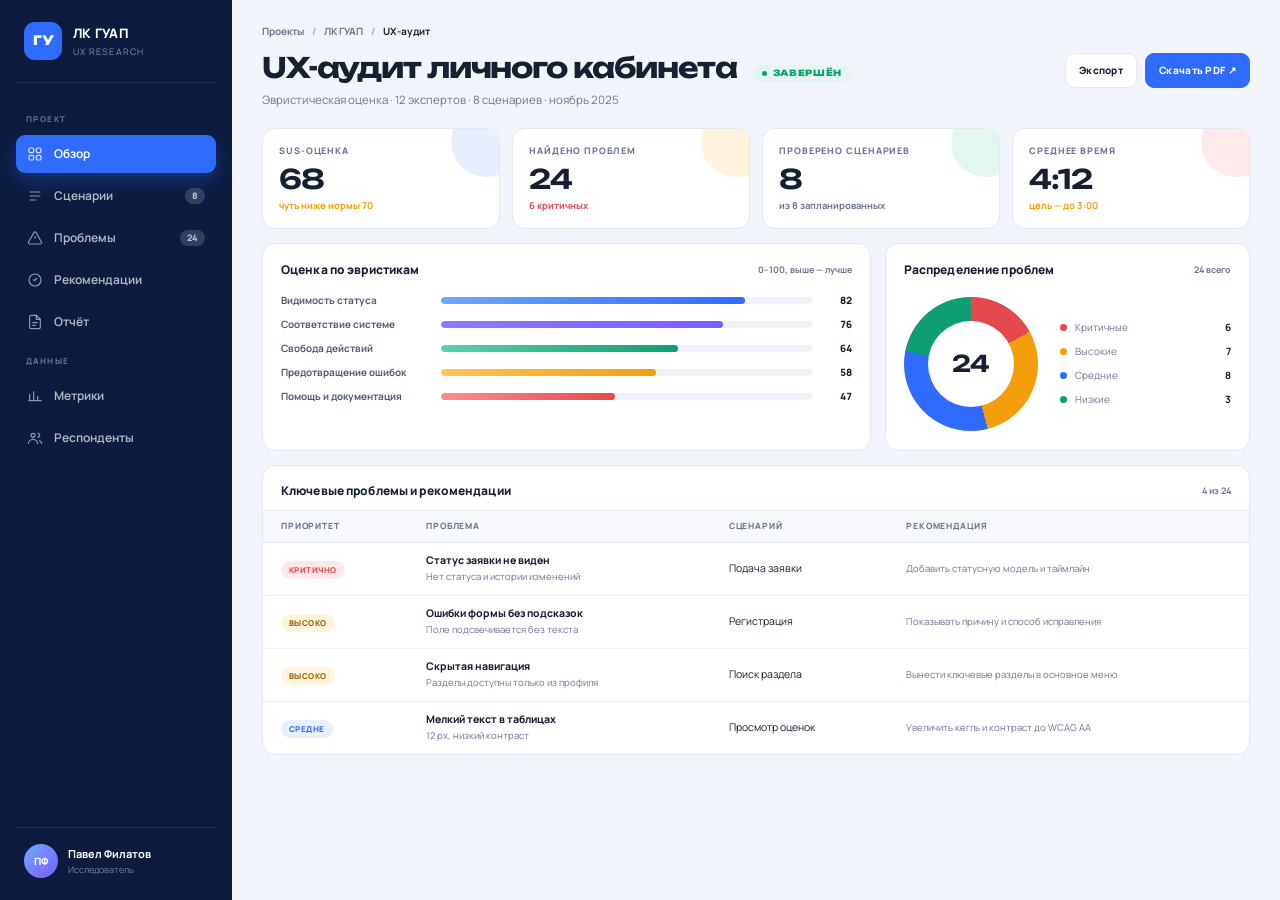
<file: demos/audit/index.html>
<!DOCTYPE html>
<html lang="ru">
<head>
  <meta charset="utf-8">
  <meta name="viewport" content="width=device-width, initial-scale=1">
  <title>UX-аудит ЛК ГУАП — аналитический дашборд</title>
  <meta name="description" content="Дашборд по результатам эвристической оценки личного кабинета ГУАП: метрики, проблемы и рекомендации.">
  <link rel="stylesheet" href="../../assets/fonts/fonts.css">
  <style>
    :root{--bg:#f2f5fb;--card:#fff;--navy:#0d1b3e;--navy2:#17264d;--text:#172033;--muted:#6b7690;--line:#e3e8f2;--blue:#2f6bff;--blue-soft:#e8efff;--green:#0f9d74;--green-soft:#e3f7f0;--orange:#f59e0b;--orange-soft:#fff4dd;--red:#e5484d;--red-soft:#ffe9ea;--violet:#7c5cff}
    *{box-sizing:border-box}html,body{margin:0;height:100%}
    body{background:var(--bg);color:var(--text);font-family:"Manrope Variable","Segoe UI",sans-serif;font-size:13px;line-height:1.5;display:flex;overflow:hidden}
    a{color:inherit;text-decoration:none}button{font:inherit;color:inherit;cursor:pointer}
    .sidebar{width:232px;flex:0 0 auto;background:var(--navy);color:#fff;padding:22px 16px;display:flex;flex-direction:column;gap:4px}
    .brand{display:flex;align-items:center;gap:11px;padding:0 8px 22px;border-bottom:1px solid rgba(255,255,255,.1);margin-bottom:16px}
    .brand-mark{width:38px;height:38px;border-radius:11px;background:var(--blue);display:grid;place-items:center;font-family:"Unbounded Variable",sans-serif;font-size:13px;font-weight:800}
    .brand b{display:block;font-size:13px;font-weight:800;letter-spacing:.02em}
    .brand span{display:block;font-size:9px;letter-spacing:.12em;text-transform:uppercase;color:rgba(255,255,255,.5);margin-top:2px}
    .nav-label{padding:0 10px;margin:10px 0 6px;font-size:8px;font-weight:800;letter-spacing:.18em;text-transform:uppercase;color:rgba(255,255,255,.38)}
    .nav-item{display:flex;align-items:center;gap:11px;padding:10px 11px;border-radius:9px;font-size:12px;font-weight:650;color:rgba(255,255,255,.68);transition:.2s}
    .nav-item svg{opacity:.8}.nav-item:hover{background:rgba(255,255,255,.07);color:#fff}
    .nav-item.active{background:var(--blue);color:#fff;box-shadow:0 8px 20px rgba(47,107,255,.3)}
    .nav-item .badge{margin-left:auto;background:rgba(255,255,255,.16);border-radius:999px;padding:1px 7px;font-size:9px;font-weight:800}
    .sidebar-footer{margin-top:auto;border-top:1px solid rgba(255,255,255,.1);padding:16px 8px 0;display:flex;align-items:center;gap:10px}
    .avatar{width:34px;height:34px;border-radius:50%;background:linear-gradient(135deg,#6ea8ff,#7c5cff);display:grid;place-items:center;font-size:10px;font-weight:800}
    .sidebar-footer b{display:block;font-size:11px}.sidebar-footer span{display:block;font-size:9px;color:rgba(255,255,255,.45)}
    main{flex:1;min-width:0;padding:24px 30px;overflow:auto}
    .crumbs{display:flex;align-items:center;gap:8px;font-size:10px;font-weight:700;color:var(--muted);margin-bottom:14px}
    .crumbs span{color:#a4adc2}.crumbs b{color:var(--text)}
    .head{display:flex;align-items:flex-start;gap:20px;margin-bottom:20px}
    h1{font-family:"Unbounded Variable",sans-serif;font-size:clamp(22px,2.2vw,30px);line-height:1.1;letter-spacing:-.04em;margin:0}
    .sub{margin:7px 0 0;font-size:11.5px;color:var(--muted)}
    .status{display:inline-flex;align-items:center;gap:6px;margin-left:10px;padding:4px 9px;border-radius:999px;background:var(--green-soft);color:var(--green);font-size:8.5px;font-weight:850;letter-spacing:.08em;text-transform:uppercase;vertical-align:2px}
    .status::before{content:"";width:5px;height:5px;border-radius:50%;background:var(--green)}
    .head-actions{margin-left:auto;display:flex;gap:8px}
    .btn{border:1px solid var(--line);background:#fff;border-radius:9px;padding:9px 13px;font-size:10px;font-weight:800;letter-spacing:.03em;display:inline-flex;align-items:center;gap:7px}
    .btn:hover{border-color:#c9d3e6}
    .btn.primary{background:var(--blue);border-color:var(--blue);color:#fff}
    .btn.primary:hover{background:#255ce6}
    .kpis{display:grid;grid-template-columns:repeat(4,1fr);gap:12px;margin-bottom:14px}
    .kpi{background:var(--card);border:1px solid var(--line);border-radius:13px;padding:15px 16px;position:relative;overflow:hidden}
    .kpi::after{content:"";position:absolute;right:-22px;top:-22px;width:70px;height:70px;border-radius:50%;background:var(--blue-soft)}
    .kpi:nth-child(2)::after{background:var(--orange-soft)}.kpi:nth-child(3)::after{background:var(--green-soft)}.kpi:nth-child(4)::after{background:var(--red-soft)}
    .kpi label{display:block;font-size:9px;font-weight:800;letter-spacing:.1em;text-transform:uppercase;color:var(--muted)}
    .kpi strong{display:block;margin-top:8px;font-family:"Unbounded Variable",sans-serif;font-size:27px;font-weight:620;line-height:1;letter-spacing:-.05em}
    .kpi small{display:block;margin-top:6px;font-size:9.5px;font-weight:700;color:var(--green)}
    .kpi small.warn{color:var(--orange)}.kpi small.bad{color:var(--red)}.kpi small.neutral{color:var(--muted)}
    .grid{display:grid;grid-template-columns:1.25fr .75fr;gap:14px;margin-bottom:14px}
    .card{background:var(--card);border:1px solid var(--line);border-radius:13px;padding:17px 18px}
    .card-head{display:flex;align-items:center;gap:10px;margin-bottom:14px}
    .card-head h2{margin:0;font-size:12px;font-weight:850;letter-spacing:.01em}
    .card-head span{margin-left:auto;font-size:9px;font-weight:700;color:var(--muted)}
    .bars{display:grid;gap:9px}
    .bar-row{display:grid;grid-template-columns:150px 1fr 30px;align-items:center;gap:10px;font-size:10px;font-weight:650;color:#4a5570}
    .track{height:7px;border-radius:5px;background:#eef2f9;overflow:hidden}
    .track i{display:block;height:100%;border-radius:5px;background:linear-gradient(90deg,#6ea8ff,var(--blue))}
    .bar-row:nth-child(2) .track i{background:linear-gradient(90deg,#8d7bff,#7c5cff)}
    .bar-row:nth-child(3) .track i{background:linear-gradient(90deg,#5ad1b0,var(--green))}
    .bar-row:nth-child(4) .track i{background:linear-gradient(90deg,#ffc45c,var(--orange))}
    .bar-row:nth-child(5) .track i{background:linear-gradient(90deg,#ff8b8f,var(--red))}
    .val{text-align:right;font-variant-numeric:tabular-nums;color:var(--text);font-weight:800}
    .donut-wrap{display:flex;align-items:center;gap:22px;padding:4px 0 2px}
    .donut{width:134px;height:134px;border-radius:50%;background:conic-gradient(var(--red) 0 17%,var(--orange) 17% 46%,var(--blue) 46% 78%,var(--green) 78% 100%);display:grid;place-items:center;flex:0 0 auto}
    .donut::after{content:"24";width:86px;height:86px;border-radius:50%;background:var(--card);display:grid;place-items:center;font-family:"Unbounded Variable",sans-serif;font-size:23px;font-weight:650;letter-spacing:-.05em}
    .legend{display:grid;gap:9px;font-size:10px;color:var(--muted);width:100%}
    .legend div{display:flex;align-items:center;gap:8px}
    .legend i{width:7px;height:7px;border-radius:50%;flex:0 0 auto}
    .legend b{margin-left:auto;color:var(--text);font-size:10px}
    .table-card{padding:0;overflow:hidden}
    .table-card .card-head{padding:16px 18px 0;margin-bottom:10px}
    table{width:100%;border-collapse:collapse;font-size:10.5px}
    th{text-align:left;padding:9px 18px;background:#f7f9fd;color:var(--muted);font-size:8.5px;font-weight:850;letter-spacing:.1em;text-transform:uppercase;border-top:1px solid var(--line);border-bottom:1px solid var(--line)}
    td{padding:10px 18px;border-bottom:1px solid #eef2f8;vertical-align:middle}
    tr:last-child td{border-bottom:0}
    .sev{display:inline-flex;align-items:center;gap:5px;padding:3px 8px;border-radius:999px;font-size:8px;font-weight:850;letter-spacing:.06em;text-transform:uppercase;white-space:nowrap}
    .sev.crit{background:var(--red-soft);color:var(--red)}.sev.high{background:var(--orange-soft);color:#a16207}.sev.mid{background:var(--blue-soft);color:var(--blue)}
    td b{font-weight:750;color:var(--text)}
    td span{display:block;color:var(--muted);font-size:9.5px;margin-top:2px}
    .rec{color:var(--muted);font-size:9.5px;line-height:1.45}
    .back{position:fixed;right:16px;bottom:14px;z-index:100;background:var(--navy);color:#fff;border-radius:999px;padding:8px 13px;font-size:9px;font-weight:800;letter-spacing:.1em;text-transform:uppercase;opacity:.88}
    .back:hover{opacity:1;background:var(--blue)}
    @media(max-width:1000px){body{overflow:auto}.sidebar{display:none}main{padding:16px}.kpis{grid-template-columns:repeat(2,1fr)}.grid{grid-template-columns:1fr}.head{flex-wrap:wrap}.head-actions{width:100%;margin-left:0}.back{display:none}}
  </style>
</head>
<body>
  <aside class="sidebar" aria-label="Навигация дашборда">
    <div class="brand"><div class="brand-mark">ГУ</div><div><b>ЛК ГУАП</b><span>UX research</span></div></div>
    <p class="nav-label">Проект</p>
    <a class="nav-item active" href="#"><svg width="16" height="16" viewBox="0 0 24 24" fill="none" stroke="currentColor" stroke-width="1.8"><rect x="3" y="3" width="7" height="7" rx="2"/><rect x="14" y="3" width="7" height="7" rx="2"/><rect x="3" y="14" width="7" height="7" rx="2"/><rect x="14" y="14" width="7" height="7" rx="2"/></svg> Обзор</a>
    <a class="nav-item" href="#"><svg width="16" height="16" viewBox="0 0 24 24" fill="none" stroke="currentColor" stroke-width="1.8"><path d="M4 6h16M4 12h16M4 18h10"/></svg> Сценарии <span class="badge">8</span></a>
    <a class="nav-item" href="#"><svg width="16" height="16" viewBox="0 0 24 24" fill="none" stroke="currentColor" stroke-width="1.8"><path d="M12 9v4M12 17h.01"/><path d="M10.3 3.9 2.4 18a2 2 0 0 0 1.7 3h15.8a2 2 0 0 0 1.7-3L13.7 3.9a2 2 0 0 0-3.4 0Z"/></svg> Проблемы <span class="badge">24</span></a>
    <a class="nav-item" href="#"><svg width="16" height="16" viewBox="0 0 24 24" fill="none" stroke="currentColor" stroke-width="1.8"><path d="m9 11 2 2 4-4"/><circle cx="12" cy="12" r="9"/></svg> Рекомендации</a>
    <a class="nav-item" href="#"><svg width="16" height="16" viewBox="0 0 24 24" fill="none" stroke="currentColor" stroke-width="1.8"><path d="M14 2H6a2 2 0 0 0-2 2v16a2 2 0 0 0 2 2h12a2 2 0 0 0 2-2V8Z"/><path d="M14 2v6h6M8 13h8M8 17h5"/></svg> Отчёт</a>
    <p class="nav-label">Данные</p>
    <a class="nav-item" href="#"><svg width="16" height="16" viewBox="0 0 24 24" fill="none" stroke="currentColor" stroke-width="1.8"><path d="M4 19V9M10 19V5M16 19v-7M22 19H2"/></svg> Метрики</a>
    <a class="nav-item" href="#"><svg width="16" height="16" viewBox="0 0 24 24" fill="none" stroke="currentColor" stroke-width="1.8"><circle cx="9" cy="8" r="3"/><path d="M2 21a7 7 0 0 1 14 0M16 5a3 3 0 0 1 0 6M22 21a6 6 0 0 0-4-5.7"/></svg> Респонденты</a>
    <div class="sidebar-footer"><div class="avatar">ПФ</div><div><b>Павел Филатов</b><span>Исследователь</span></div></div>
  </aside>

  <main>
    <div class="crumbs">Проекты <span>/</span> ЛК ГУАП <span>/</span> <b>UX-аудит</b></div>
    <header class="head">
      <div>
        <h1>UX-аудит личного кабинета <span class="status">завершён</span></h1>
        <p class="sub">Эвристическая оценка · 12 экспертов · 8 сценариев · ноябрь 2025</p>
      </div>
      <div class="head-actions"><button class="btn" type="button">Экспорт</button><button class="btn primary" type="button">Скачать PDF ↗</button></div>
    </header>

    <section class="kpis" aria-label="Ключевые метрики">
      <div class="kpi"><label>SUS-оценка</label><strong>68</strong><small class="warn">чуть ниже нормы 70</small></div>
      <div class="kpi"><label>Найдено проблем</label><strong>24</strong><small class="bad">6 критичных</small></div>
      <div class="kpi"><label>Проверено сценариев</label><strong>8</strong><small class="neutral">из 8 запланированных</small></div>
      <div class="kpi"><label>Среднее время</label><strong>4:12</strong><small class="warn">цель — до 3:00</small></div>
    </section>

    <section class="grid">
      <div class="card">
        <div class="card-head"><h2>Оценка по эвристикам</h2><span>0–100, выше — лучше</span></div>
        <div class="bars">
          <div class="bar-row"><span>Видимость статуса</span><div class="track"><i style="width:82%"></i></div><span class="val">82</span></div>
          <div class="bar-row"><span>Соответствие системе</span><div class="track"><i style="width:76%"></i></div><span class="val">76</span></div>
          <div class="bar-row"><span>Свобода действий</span><div class="track"><i style="width:64%"></i></div><span class="val">64</span></div>
          <div class="bar-row"><span>Предотвращение ошибок</span><div class="track"><i style="width:58%"></i></div><span class="val">58</span></div>
          <div class="bar-row"><span>Помощь и документация</span><div class="track"><i style="width:47%"></i></div><span class="val">47</span></div>
        </div>
      </div>

      <div class="card">
        <div class="card-head"><h2>Распределение проблем</h2><span>24 всего</span></div>
        <div class="donut-wrap">
          <div class="donut" aria-hidden="true"></div>
          <div class="legend">
            <div><i style="background:var(--red)"></i> Критичные <b>6</b></div>
            <div><i style="background:var(--orange)"></i> Высокие <b>7</b></div>
            <div><i style="background:var(--blue)"></i> Средние <b>8</b></div>
            <div><i style="background:var(--green)"></i> Низкие <b>3</b></div>
          </div>
        </div>
      </div>
    </section>

    <section class="card table-card">
      <div class="card-head"><h2>Ключевые проблемы и рекомендации</h2><span>4 из 24</span></div>
      <table>
        <thead><tr><th>Приоритет</th><th>Проблема</th><th>Сценарий</th><th>Рекомендация</th></tr></thead>
        <tbody>
          <tr><td><span class="sev crit">критично</span></td><td><b>Статус заявки не виден</b><span>Нет статуса и истории изменений</span></td><td>Подача заявки</td><td class="rec">Добавить статусную модель и таймлайн</td></tr>
          <tr><td><span class="sev high">высоко</span></td><td><b>Ошибки формы без подсказок</b><span>Поле подсвечивается без текста</span></td><td>Регистрация</td><td class="rec">Показывать причину и способ исправления</td></tr>
          <tr><td><span class="sev high">высоко</span></td><td><b>Скрытая навигация</b><span>Разделы доступны только из профиля</span></td><td>Поиск раздела</td><td class="rec">Вынести ключевые разделы в основное меню</td></tr>
          <tr><td><span class="sev mid">средне</span></td><td><b>Мелкий текст в таблицах</b><span>12 px, низкий контраст</span></td><td>Просмотр оценок</td><td class="rec">Увеличить кегль и контраст до WCAG AA</td></tr>
        </tbody>
      </table>
    </section>
  </main>
</body>
</html>
</file>
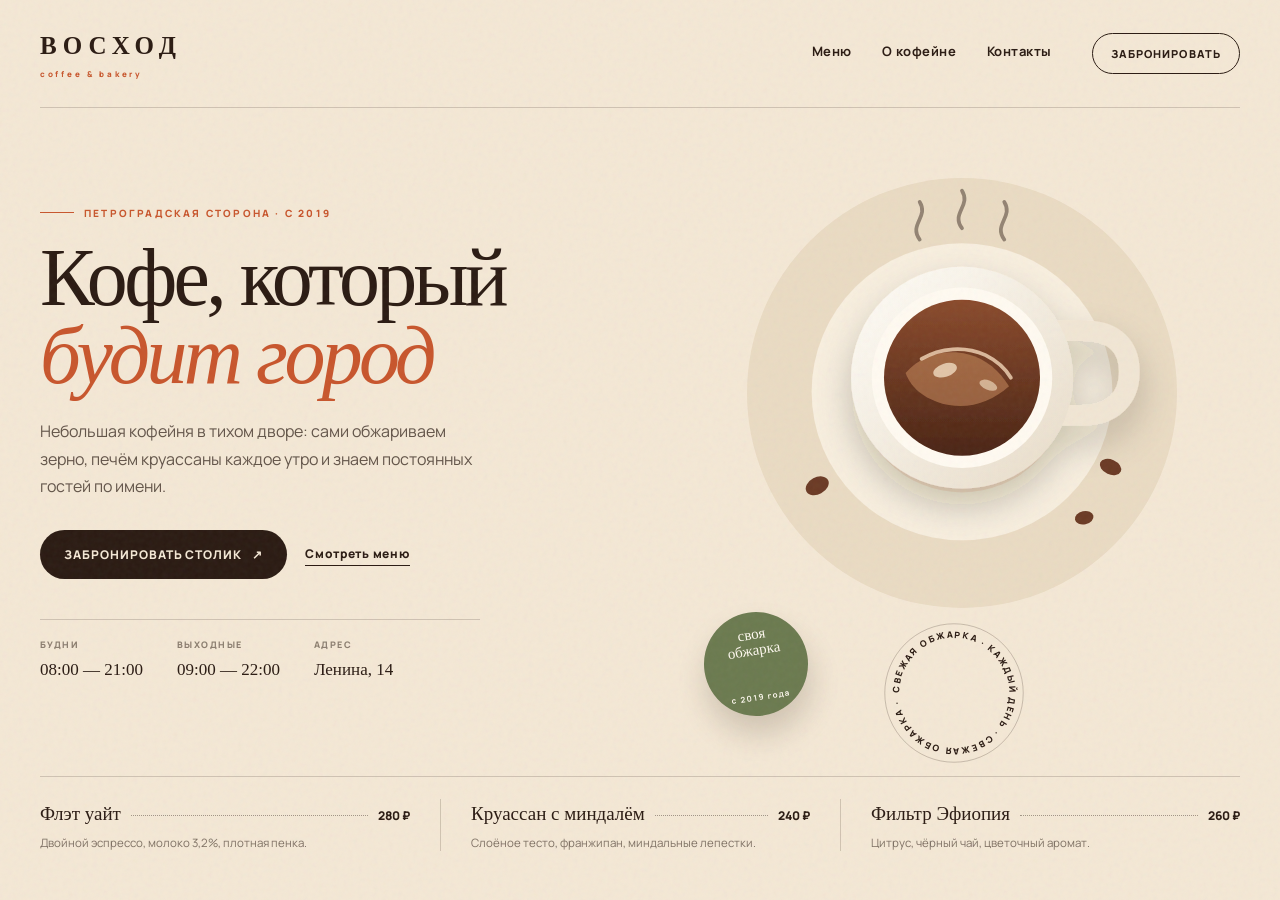
<file: demos/coffee/index.html>
<!DOCTYPE html>
<html lang="ru">
<head>
  <meta charset="utf-8">
  <meta name="viewport" content="width=device-width, initial-scale=1">
  <title>Кофейня «Восход» — кофе на Петроградской</title>
  <meta name="description" content="Кофейня «Восход»: свежая обжарка, домашняя выпечка и тихий двор на Петроградской стороне.">
  <link rel="stylesheet" href="../../assets/fonts/fonts.css">
  <style>
    :root{--cream:#f4e8d5;--cream2:#eadbc3;--ink:#2a1a12;--accent:#c8552c;--olive:#6b7a4f;--line:rgba(42,26,18,.18)}
    *{box-sizing:border-box}html,body{margin:0}
    body{background:var(--cream);color:var(--ink);font-family:"Manrope Variable","Segoe UI",sans-serif;font-size:16px;line-height:1.6;overflow-x:hidden}
    img,svg{display:block;max-width:100%}a{color:inherit;text-decoration:none}
    .grain{position:fixed;inset:0;pointer-events:none;opacity:.05;background-image:url("data:image/svg+xml,%3Csvg viewBox='0 0 200 200' xmlns='http://www.w3.org/2000/svg'%3E%3Cfilter id='n'%3E%3CfeTurbulence type='fractalNoise' baseFrequency='.9' numOctaves='3'/%3E%3C/filter%3E%3Crect width='100%25' height='100%25' filter='url(%23n)'/%3E%3C/svg%3E");z-index:99}
    .wrap{width:min(1240px,calc(100% - 80px));margin:0 auto}
    header{position:relative;z-index:3;display:flex;align-items:center;gap:40px;padding:26px 0;border-bottom:1px solid var(--line)}
    .brand{font-family:Georgia,"Times New Roman",serif;font-size:25px;letter-spacing:.24em;font-weight:700}
    .brand small{display:block;font-family:"Manrope Variable",sans-serif;font-size:8px;letter-spacing:.34em;font-weight:800;margin-top:2px;color:var(--accent)}
    nav{display:flex;gap:30px;margin-left:auto;font-size:13px;font-weight:700;letter-spacing:.04em}
    nav a{position:relative;padding-bottom:4px}
    nav a::after{content:"";position:absolute;left:0;bottom:0;width:0;height:1px;background:var(--accent);transition:width .25s}
    nav a:hover::after{width:100%}
    .cta{border:1px solid var(--ink);border-radius:999px;padding:11px 18px;font-size:11px;font-weight:800;letter-spacing:.1em;text-transform:uppercase;transition:.25s}
    .cta:hover{background:var(--ink);color:var(--cream)}
    .hero{position:relative;display:grid;grid-template-columns:1.05fr .95fr;align-items:center;gap:30px;padding:30px 0 26px;min-height:560px}
    .eyebrow{display:flex;align-items:center;gap:10px;font-size:10px;font-weight:800;letter-spacing:.22em;text-transform:uppercase;color:var(--accent);margin:0 0 18px}
    .eyebrow::before{content:"";width:34px;height:1px;background:var(--accent)}
    h1{font-family:Georgia,"Times New Roman",serif;font-size:clamp(54px,6.4vw,92px);font-weight:400;line-height:.95;letter-spacing:-.045em;margin:0}
    h1 em{color:var(--accent);font-weight:400}
    .lead{max-width:44ch;margin:24px 0 0;font-size:16px;line-height:1.7;color:rgba(42,26,18,.72)}
    .actions{display:flex;align-items:center;gap:18px;margin-top:30px}
    .btn{display:inline-flex;align-items:center;gap:10px;background:var(--ink);color:var(--cream);border-radius:999px;padding:15px 24px;font-size:12px;font-weight:800;letter-spacing:.08em;text-transform:uppercase;transition:.25s}
    .btn:hover{background:var(--accent)}
    .link{font-size:12px;font-weight:800;letter-spacing:.06em;border-bottom:1px solid var(--ink);padding-bottom:2px}
    .hours{display:flex;gap:34px;margin-top:40px;padding-top:18px;border-top:1px solid var(--line);max-width:440px}
    .hours span{display:block;font-size:9px;font-weight:800;letter-spacing:.16em;text-transform:uppercase;color:rgba(42,26,18,.52);margin-bottom:3px}
    .hours strong{font-family:Georgia,serif;font-size:17px;font-weight:400}
    .art{position:relative;display:grid;place-items:center;min-height:500px}
    .art::before{content:"";position:absolute;width:430px;height:430px;border-radius:50%;background:var(--cream2);top:40px}
    .art svg{position:relative;z-index:2;width:min(100%,470px)}
    .round-text{position:absolute;z-index:3;top:14px;right:8px;width:142px;height:142px;animation:spin 28s linear infinite}
    .round-text text{font-family:"Manrope Variable",sans-serif;font-size:10px;font-weight:800;letter-spacing:.2em;fill:var(--ink)}
    .badge{position:absolute;z-index:3;left:20px;bottom:34px;background:var(--olive);color:#fffaf0;border-radius:50%;width:104px;height:104px;display:grid;place-items:center;text-align:center;font-family:Georgia,serif;font-size:15px;line-height:1.05;transform:rotate(-9deg);box-shadow:0 18px 30px rgba(42,26,18,.18)}
    .badge b{display:block;font-family:"Manrope Variable",sans-serif;font-size:8px;letter-spacing:.14em;margin-top:4px}
    .menu{border-top:1px solid var(--line);padding:22px 0 26px}
    .menu-grid{display:grid;grid-template-columns:repeat(3,1fr);gap:0}
    .item{padding:0 30px;border-left:1px solid var(--line)}
    .item:first-child{padding-left:0;border-left:0}
    .item:last-child{padding-right:0}
    .item-top{display:flex;align-items:baseline;gap:10px}
    .item h3{font-family:Georgia,serif;font-size:19px;font-weight:400;margin:0;white-space:nowrap}
    .dots{flex:1;border-bottom:1px dotted rgba(42,26,18,.4);transform:translateY(-4px)}
    .price{font-size:12px;font-weight:800;white-space:nowrap}
    .item p{margin:5px 0 0;font-size:11.5px;line-height:1.5;color:rgba(42,26,18,.58)}
    .back{position:fixed;left:18px;bottom:18px;z-index:100;background:var(--ink);color:var(--cream);border-radius:999px;padding:9px 14px;font-size:10px;font-weight:800;letter-spacing:.1em;text-transform:uppercase;opacity:.85}
    .back:hover{opacity:1;background:var(--accent)}
    @keyframes spin{to{transform:rotate(360deg)}}
    @media(max-width:900px){.wrap{width:calc(100% - 40px)}header nav{display:none}.hero{grid-template-columns:1fr;padding-top:24px}.art{min-height:420px;order:-1}.art::before{width:330px;height:330px}.hero h1{font-size:clamp(46px,12vw,70px)}.menu-grid{grid-template-columns:1fr}.item{padding:14px 0;border-left:0;border-top:1px solid var(--line)}.item:first-child{border-top:0}.hours{margin-top:28px}.back{display:none}}
    @media(prefers-reduced-motion:reduce){*{animation:none!important;transition:none!important}}
  </style>
</head>
<body>
  <div class="grain"></div>
  <div class="wrap">
    <header>
      <a class="brand" href="#">ВОСХОД<small>coffee & bakery</small></a>
      <nav aria-label="Меню кофейни">
        <a href="#menu">Меню</a>
        <a href="#about">О кофейне</a>
        <a href="#contacts">Контакты</a>
      </nav>
      <a class="cta" href="#book">Забронировать</a>
    </header>

    <main>
      <section class="hero" id="about">
        <div>
          <p class="eyebrow">Петроградская сторона · с 2019</p>
          <h1>Кофе, который<br><em>будит город</em></h1>
          <p class="lead">Небольшая кофейня в тихом дворе: сами обжариваем зерно, печём круассаны каждое утро и знаем постоянных гостей по имени.</p>
          <div class="actions">
            <a class="btn" href="#book">Забронировать столик <span>↗</span></a>
            <a class="link" href="#menu">Смотреть меню</a>
          </div>
          <div class="hours">
            <div><span>Будни</span><strong>08:00 — 21:00</strong></div>
            <div><span>Выходные</span><strong>09:00 — 22:00</strong></div>
            <div><span>Адрес</span><strong>Ленина, 14</strong></div>
          </div>
        </div>

        <div class="art" aria-hidden="true">
          <svg viewBox="0 0 500 500">
            <defs>
              <linearGradient id="cup" x1="0" y1="0" x2="1" y2="1"><stop offset="0" stop-color="#fffdf8"/><stop offset="1" stop-color="#e8dcc8"/></linearGradient>
              <linearGradient id="coffee" x1="0" y1="0" x2="0" y2="1"><stop offset="0" stop-color="#8a4a2c"/><stop offset="1" stop-color="#4a2414"/></linearGradient>
              <filter id="shadow" x="-40%" y="-40%" width="180%" height="180%"><feDropShadow dx="0" dy="18" stdDeviation="18" flood-color="#2a1a12" flood-opacity=".22"/></filter>
            </defs>
            <ellipse cx="250" cy="270" rx="190" ry="188" fill="#eadbc3"/>
            <ellipse cx="250" cy="270" rx="160" ry="158" fill="#f8efdf"/>
            <circle cx="250" cy="265" r="112" fill="#c8552c" opacity=".12"/>
            <g filter="url(#shadow)">
              <path d="M356 205h22c36 0 50 18 50 44 0 28-18 46-51 46h-23" fill="none" stroke="#f1e6d4" stroke-width="22" stroke-linecap="round"/>
              <circle cx="250" cy="255" r="118" fill="url(#cup)"/>
              <circle cx="250" cy="255" r="96" fill="#fffaf1"/>
              <circle cx="250" cy="255" r="83" fill="url(#coffee)"/>
              <path d="M190 250c16-18 40-26 66-20 20 5 34 18 44 34-18 16-40 24-64 20-23-4-40-17-46-34Z" fill="#c98b5d" opacity=".55"/>
              <path d="M207 235c20-12 46-14 68-4 12 6 21 14 27 24" fill="none" stroke="#f4d8b8" stroke-width="4" stroke-linecap="round" opacity=".8"/>
              <ellipse cx="232" cy="247" rx="13" ry="7" fill="#f8e6ca" opacity=".75" transform="rotate(-18 232 247)"/>
              <ellipse cx="278" cy="263" rx="10" ry="5" fill="#f8e6ca" opacity=".6" transform="rotate(22 278 263)"/>
            </g>
            <g fill="none" stroke="#2a1a12" stroke-width="4" stroke-linecap="round" opacity=".45">
              <path d="M205 108c-12-16 10-24 0-40"/><path d="M250 96c-12-16 10-24 0-40"/><path d="M295 108c-12-16 10-24 0-40"/>
            </g>
            <g fill="#6b3a24">
              <ellipse cx="96" cy="370" rx="13" ry="9" transform="rotate(-28 96 370)"/>
              <ellipse cx="408" cy="350" rx="12" ry="8" transform="rotate(24 408 350)"/>
              <ellipse cx="380" cy="404" rx="10" ry="7" transform="rotate(-12 380 404)"/>
            </g>
          </svg>
          <svg class="round-text" viewBox="0 0 160 160">
            <defs><path id="rp" d="M80,80 m-62,0 a62,62 0 1,1 124,0 a62,62 0 1,1 -124,0"/></defs>
            <circle cx="80" cy="80" r="78" fill="none" stroke="#2a1a12" stroke-width="1" opacity=".25"/>
            <text><textPath href="#rp" startOffset="0">СВЕЖАЯ ОБЖАРКА · КАЖДЫЙ ДЕНЬ · СВЕЖАЯ ОБЖАРКА · </textPath></text>
          </svg>
          <div class="badge">своя<br>обжарка<b>с 2019 года</b></div>
        </div>
      </section>

      <section class="menu" id="menu" aria-label="Популярные позиции">
        <div class="menu-grid">
          <article class="item"><div class="item-top"><h3>Флэт уайт</h3><span class="dots"></span><span class="price">280 ₽</span></div><p>Двойной эспрессо, молоко 3,2%, плотная пенка.</p></article>
          <article class="item"><div class="item-top"><h3>Круассан с миндалём</h3><span class="dots"></span><span class="price">240 ₽</span></div><p>Слоёное тесто, франжипан, миндальные лепестки.</p></article>
          <article class="item"><div class="item-top"><h3>Фильтр Эфиопия</h3><span class="dots"></span><span class="price">260 ₽</span></div><p>Цитрус, чёрный чай, цветочный аромат.</p></article>
        </div>
      </section>
    </main>
  </div>
</body>
</html>
</file>
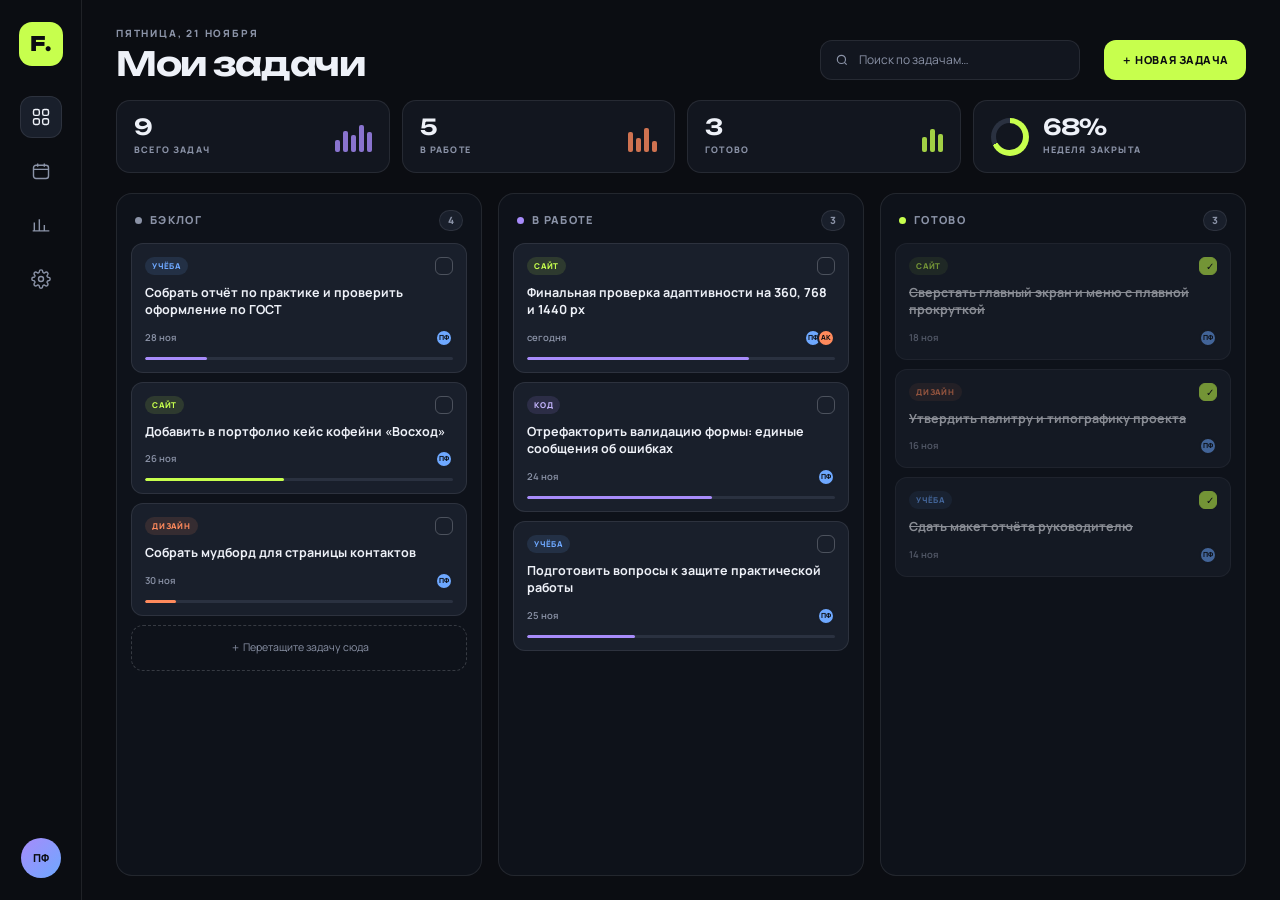
<file: demos/focus/index.html>
<!DOCTYPE html>
<html lang="ru">
<head>
  <meta charset="utf-8">
  <meta name="viewport" content="width=device-width, initial-scale=1">
  <title>Focus Board — личный таск-борд</title>
  <meta name="description" content="Focus Board — минималистичный таск-борд для учебных и личных задач.">
  <link rel="stylesheet" href="../../assets/fonts/fonts.css">
  <style>
    :root{--bg:#0b0d12;--panel:#12161f;--card:#191f2b;--card2:#202736;--text:#eef1f8;--muted:#8b93a7;--line:rgba(238,241,248,.09);--lime:#c7ff4d;--violet:#a78bfa;--orange:#ff8a5c;--blue:#6ea8ff}
    *{box-sizing:border-box}html,body{margin:0;height:100%}
    body{background:var(--bg);color:var(--text);font-family:"Manrope Variable","Segoe UI",sans-serif;font-size:14px;line-height:1.5;display:flex;overflow:hidden}
    a{color:inherit;text-decoration:none}button{font:inherit;color:inherit;cursor:pointer}
    .sidebar{width:82px;flex:0 0 auto;border-right:1px solid var(--line);display:flex;flex-direction:column;align-items:center;padding:22px 0;gap:12px}
    .logo{width:44px;height:44px;border-radius:13px;background:var(--lime);color:#0b0d12;display:grid;place-items:center;font-family:"Unbounded Variable",sans-serif;font-size:20px;font-weight:800;margin-bottom:18px}
    .icon{width:42px;height:42px;border-radius:12px;display:grid;place-items:center;color:var(--muted);transition:.2s}
    .icon:hover,.icon.active{background:var(--card);color:var(--text)}
    .icon.active{box-shadow:inset 0 0 0 1px var(--line)}
    .sidebar .bottom{margin-top:auto;display:grid;gap:10px;place-items:center}
    .avatar{width:40px;height:40px;border-radius:50%;background:linear-gradient(135deg,var(--violet),var(--blue));display:grid;place-items:center;font-size:11px;font-weight:800;color:#0b0d12}
    main{flex:1;min-width:0;padding:26px 34px 24px;display:flex;flex-direction:column;gap:20px;overflow:auto}
    .topbar{display:flex;align-items:flex-end;gap:24px}
    .date{font-size:10px;font-weight:800;letter-spacing:.18em;text-transform:uppercase;color:var(--muted);margin:0 0 6px}
    h1{font-family:"Unbounded Variable",sans-serif;font-size:clamp(26px,2.6vw,38px);font-weight:650;letter-spacing:-.04em;line-height:1;margin:0}
    .search{margin-left:auto;display:flex;align-items:center;gap:10px;width:260px;background:var(--panel);border:1px solid var(--line);border-radius:12px;padding:10px 14px;color:var(--muted);font-size:12px}
    .search svg{flex:0 0 auto}
    .add{display:inline-flex;align-items:center;gap:8px;background:var(--lime);color:#0b0d12;border:0;border-radius:12px;padding:12px 17px;font-size:11px;font-weight:850;letter-spacing:.05em;text-transform:uppercase}
    .add:hover{filter:brightness(1.06)}
    .stats{display:grid;grid-template-columns:repeat(4,1fr);gap:12px}
    .stat{background:var(--panel);border:1px solid var(--line);border-radius:14px;padding:15px 17px;display:flex;align-items:center;gap:14px}
    .stat strong{display:block;font-family:"Unbounded Variable",sans-serif;font-size:22px;font-weight:600;line-height:1;letter-spacing:-.04em}
    .stat span{display:block;margin-top:5px;font-size:9px;font-weight:800;letter-spacing:.13em;text-transform:uppercase;color:var(--muted)}
    .ring{width:38px;height:38px;border-radius:50%;background:conic-gradient(var(--lime) 0 68%,#2a3140 68% 100%);display:grid;place-items:center;flex:0 0 auto}
    .ring::after{content:"";width:27px;height:27px;border-radius:50%;background:var(--panel)}
    .mini-bars{display:flex;align-items:flex-end;gap:3px;height:30px;margin-left:auto}
    .mini-bars i{display:block;width:5px;border-radius:2px;background:var(--violet);opacity:.8}
    .board{display:grid;grid-template-columns:repeat(3,1fr);gap:16px;flex:1;min-height:0}
    .column{background:rgba(18,22,31,.65);border:1px solid var(--line);border-radius:16px;padding:14px;display:flex;flex-direction:column;min-height:0}
    .col-head{display:flex;align-items:center;gap:8px;padding:2px 4px 12px}
    .dot{width:7px;height:7px;border-radius:50%;background:var(--muted)}
    .col-head h2{margin:0;font-size:11px;font-weight:850;letter-spacing:.12em;text-transform:uppercase;color:var(--muted)}
    .count{margin-left:auto;font-size:10px;font-weight:800;color:var(--muted);background:var(--card);border:1px solid var(--line);border-radius:999px;padding:2px 8px}
    .cards{display:grid;gap:9px;overflow:auto;padding-bottom:4px}
    .task{background:var(--card);border:1px solid var(--line);border-radius:12px;padding:13px 13px 12px;transition:.2s}
    .task:hover{border-color:rgba(199,255,77,.35);transform:translateY(-1px)}
    .task.done{opacity:.55}
    .task.done .task-title{text-decoration:line-through}
    .task-top{display:flex;align-items:center;justify-content:space-between;gap:8px}
    .tag{font-size:8px;font-weight:850;letter-spacing:.1em;text-transform:uppercase;padding:3px 7px;border-radius:999px;background:rgba(167,139,250,.13);color:#c4b5fd}
    .tag.lime{background:rgba(199,255,77,.12);color:var(--lime)}
    .tag.orange{background:rgba(255,138,92,.12);color:var(--orange)}
    .tag.blue{background:rgba(110,168,255,.12);color:var(--blue)}
    .check{width:18px;height:18px;border-radius:6px;border:1px solid rgba(238,241,248,.24);background:transparent;display:grid;place-items:center;font-size:10px;color:#0b0d12;flex:0 0 auto}
    .check.on{background:var(--lime);border-color:var(--lime)}
    .task-title{margin:9px 0 0;font-size:12.5px;font-weight:700;line-height:1.4}
    .task-meta{display:flex;align-items:center;gap:8px;margin-top:10px;color:var(--muted);font-size:9.5px;font-weight:600}
    .bar{height:3px;border-radius:3px;background:#2a3140;margin-top:10px;overflow:hidden}
    .bar i{display:block;height:100%;border-radius:3px;background:var(--violet)}
    .bar i.lime{background:var(--lime)}.bar i.orange{background:var(--orange)}
    .people{display:flex;margin-left:auto}
    .people span{width:18px;height:18px;border-radius:50%;border:2px solid var(--card);margin-left:-5px;background:var(--blue);font-size:7px;font-weight:800;display:grid;place-items:center;color:#0b0d12}
    .people span:nth-child(2){background:var(--orange)}
    .people span:nth-child(3){background:var(--lime)}
    .empty{border:1px dashed rgba(238,241,248,.18);border-radius:12px;padding:14px;text-align:center;color:var(--muted);font-size:10.5px}
    .back{position:fixed;left:96px;bottom:12px;z-index:100;background:var(--card);border:1px solid var(--line);color:var(--muted);border-radius:999px;padding:7px 12px;font-size:9px;font-weight:800;letter-spacing:.1em;text-transform:uppercase}
    .back:hover{color:var(--text);border-color:var(--lime)}
    @media(max-width:900px){body{overflow:auto}.sidebar{display:none}main{padding:18px}.topbar{flex-wrap:wrap}.search{order:3;width:100%;margin-left:0}.stats{grid-template-columns:repeat(2,1fr)}.board{grid-template-columns:1fr}.back{display:none}}
  </style>
</head>
<body>
  <aside class="sidebar" aria-label="Боковое меню">
    <div class="logo">F.</div>
    <a class="icon active" href="#" aria-label="Доска">
      <svg width="20" height="20" viewBox="0 0 24 24" fill="none" stroke="currentColor" stroke-width="1.7"><rect x="3" y="3" width="7" height="7" rx="2"/><rect x="14" y="3" width="7" height="7" rx="2"/><rect x="3" y="14" width="7" height="7" rx="2"/><rect x="14" y="14" width="7" height="7" rx="2"/></svg>
    </a>
    <a class="icon" href="#" aria-label="Календарь">
      <svg width="20" height="20" viewBox="0 0 24 24" fill="none" stroke="currentColor" stroke-width="1.7"><rect x="3" y="5" width="18" height="16" rx="3"/><path d="M8 3v4M16 3v4M3 10h18"/></svg>
    </a>
    <a class="icon" href="#" aria-label="Аналитика">
      <svg width="20" height="20" viewBox="0 0 24 24" fill="none" stroke="currentColor" stroke-width="1.7"><path d="M4 19V9M10 19V5M16 19v-7M22 19H2"/></svg>
    </a>
    <a class="icon" href="#" aria-label="Настройки">
      <svg width="20" height="20" viewBox="0 0 24 24" fill="none" stroke="currentColor" stroke-width="1.7"><circle cx="12" cy="12" r="3"/><path d="M19.4 15a1.7 1.7 0 0 0 .34 1.88l.06.06a2 2 0 1 1-2.83 2.83l-.06-.06a1.7 1.7 0 0 0-1.88-.34 1.7 1.7 0 0 0-1.03 1.56V21a2 2 0 1 1-4 0v-.09A1.7 1.7 0 0 0 9 19.35a1.7 1.7 0 0 0-1.88.34l-.06.06a2 2 0 1 1-2.83-2.83l.06-.06A1.7 1.7 0 0 0 4.63 15a1.7 1.7 0 0 0-1.56-1.03H3a2 2 0 1 1 0-4h.09A1.7 1.7 0 0 0 4.65 9a1.7 1.7 0 0 0-.34-1.88l-.06-.06a2 2 0 1 1 2.83-2.83l.06.06A1.7 1.7 0 0 0 9 4.63h.01A1.7 1.7 0 0 0 10.04 3.07V3a2 2 0 1 1 4 0v.09a1.7 1.7 0 0 0 1.03 1.56 1.7 1.7 0 0 0 1.88-.34l.06-.06a2 2 0 1 1 2.83 2.83l-.06.06A1.7 1.7 0 0 0 19.37 9v.01a1.7 1.7 0 0 0 1.56 1.03H21a2 2 0 1 1 0 4h-.09a1.7 1.7 0 0 0-1.51.96Z"/></svg>
    </a>
    <div class="bottom"><div class="avatar">ПФ</div></div>
  </aside>

  <main>
    <header class="topbar">
      <div><p class="date">Пятница, 21 ноября</p><h1>Мои задачи</h1></div>
      <div class="search"><svg width="14" height="14" viewBox="0 0 24 24" fill="none" stroke="currentColor" stroke-width="2"><circle cx="11" cy="11" r="7"/><path d="m20 20-4-4"/></svg> Поиск по задачам…</div>
      <button class="add" type="button" id="add-task">＋ Новая задача</button>
    </header>

    <section class="stats" aria-label="Краткая статистика">
      <div class="stat"><div><strong id="total-count">9</strong><span>всего задач</span></div><div class="mini-bars"><i style="height:40%"></i><i style="height:70%"></i><i style="height:55%"></i><i style="height:90%"></i><i style="height:65%"></i></div></div>
      <div class="stat"><div><strong>5</strong><span>в работе</span></div><div class="mini-bars"><i style="height:65%;background:var(--orange)"></i><i style="height:45%;background:var(--orange)"></i><i style="height:80%;background:var(--orange)"></i><i style="height:35%;background:var(--orange)"></i></div></div>
      <div class="stat"><div><strong>3</strong><span>готово</span></div><div class="mini-bars"><i style="height:50%;background:var(--lime)"></i><i style="height:75%;background:var(--lime)"></i><i style="height:60%;background:var(--lime)"></i></div></div>
      <div class="stat"><div class="ring" aria-hidden="true"></div><div><strong>68%</strong><span>неделя закрыта</span></div></div>
    </section>

    <section class="board" aria-label="Доска задач">
      <div class="column">
        <div class="col-head"><span class="dot" style="background:var(--muted)"></span><h2>Бэклог</h2><span class="count">4</span></div>
        <div class="cards" id="backlog">
          <article class="task"><div class="task-top"><span class="tag blue">учёба</span><button class="check" type="button" aria-label="Отметить выполненной"></button></div><p class="task-title">Собрать отчёт по практике и проверить оформление по ГОСТ</p><div class="task-meta"><span>28 ноя</span><div class="people"><span>ПФ</span></div></div><div class="bar"><i style="width:20%"></i></div></article>
          <article class="task"><div class="task-top"><span class="tag lime">сайт</span><button class="check" type="button" aria-label="Отметить выполненной"></button></div><p class="task-title">Добавить в портфолио кейс кофейни «Восход»</p><div class="task-meta"><span>26 ноя</span><div class="people"><span>ПФ</span></div></div><div class="bar"><i class="lime" style="width:45%"></i></div></article>
          <article class="task"><div class="task-top"><span class="tag orange">дизайн</span><button class="check" type="button" aria-label="Отметить выполненной"></button></div><p class="task-title">Собрать мудборд для страницы контактов</p><div class="task-meta"><span>30 ноя</span><div class="people"><span>ПФ</span></div></div><div class="bar"><i class="orange" style="width:10%"></i></div></article>
          <div class="empty">＋ Перетащите задачу сюда</div>
        </div>
      </div>

      <div class="column">
        <div class="col-head"><span class="dot" style="background:var(--violet)"></span><h2>В работе</h2><span class="count">3</span></div>
        <div class="cards">
          <article class="task"><div class="task-top"><span class="tag lime">сайт</span><button class="check" type="button" aria-label="Отметить выполненной"></button></div><p class="task-title">Финальная проверка адаптивности на 360, 768 и 1440 px</p><div class="task-meta"><span>сегодня</span><div class="people"><span>ПФ</span><span>АК</span></div></div><div class="bar"><i style="width:72%"></i></div></article>
          <article class="task"><div class="task-top"><span class="tag">код</span><button class="check" type="button" aria-label="Отметить выполненной"></button></div><p class="task-title">Отрефакторить валидацию формы: единые сообщения об ошибках</p><div class="task-meta"><span>24 ноя</span><div class="people"><span>ПФ</span></div></div><div class="bar"><i style="width:60%"></i></div></article>
          <article class="task"><div class="task-top"><span class="tag blue">учёба</span><button class="check" type="button" aria-label="Отметить выполненной"></button></div><p class="task-title">Подготовить вопросы к защите практической работы</p><div class="task-meta"><span>25 ноя</span><div class="people"><span>ПФ</span></div></div><div class="bar"><i style="width:35%"></i></div></article>
        </div>
      </div>

      <div class="column">
        <div class="col-head"><span class="dot" style="background:var(--lime)"></span><h2>Готово</h2><span class="count">3</span></div>
        <div class="cards">
          <article class="task done"><div class="task-top"><span class="tag lime">сайт</span><button class="check on" type="button" aria-label="Вернуть в работу">✓</button></div><p class="task-title">Сверстать главный экран и меню с плавной прокруткой</p><div class="task-meta"><span>18 ноя</span><div class="people"><span>ПФ</span></div></div></article>
          <article class="task done"><div class="task-top"><span class="tag orange">дизайн</span><button class="check on" type="button" aria-label="Вернуть в работу">✓</button></div><p class="task-title">Утвердить палитру и типографику проекта</p><div class="task-meta"><span>16 ноя</span><div class="people"><span>ПФ</span></div></div></article>
          <article class="task done"><div class="task-top"><span class="tag blue">учёба</span><button class="check on" type="button" aria-label="Вернуть в работу">✓</button></div><p class="task-title">Сдать макет отчёта руководителю</p><div class="task-meta"><span>14 ноя</span><div class="people"><span>ПФ</span></div></div></article>
        </div>
      </div>
    </section>
  </main>
  <script>
    document.addEventListener('click', (event) => {
      const button = event.target.closest('.check');
      if (!button) return;
      const task = button.closest('.task');
      const isDone = task.classList.toggle('done');
      button.classList.toggle('on', isDone);
      button.textContent = isDone ? '✓' : '';
      button.setAttribute('aria-label', isDone ? 'Вернуть в работу' : 'Отметить выполненной');
      updateTotal();
    });
    function updateTotal() {
      const total = document.querySelectorAll('.task').length;
      document.getElementById('total-count').textContent = total;
    }
    document.getElementById('add-task').addEventListener('click', () => {
      const title = prompt('Название задачи:');
      if (!title || !title.trim()) return;
      const article = document.createElement('article');
      article.className = 'task';
      article.innerHTML = '<div class="task-top"><span class="tag lime">новая</span><button class="check" type="button" aria-label="Отметить выполненной"></button></div><p class="task-title"></p><div class="task-meta"><span>сегодня</span><div class="people"><span>ПФ</span></div></div>';
      article.querySelector('.task-title').textContent = title.trim();
      document.getElementById('backlog').prepend(article);
      updateTotal();
    });
  </script>
</body>
</html>
</file>
<file: assets/fonts/fonts.css>
/* manrope manrope-cyrillic-ext-wght-normal */
@font-face {
  font-family: 'Manrope Variable';
  font-style: normal;
  font-display: swap;
  font-weight: 200 800;
  src: url(./manrope-manrope-cyrillic-ext-wght-normal.woff2) format('woff2-variations');
  unicode-range: U+0460-052F,U+1C80-1C88,U+20B4,U+2DE0-2DFF,U+A640-A69F,U+FE2E-FE2F;
}

/* manrope manrope-cyrillic-wght-normal */
@font-face {
  font-family: 'Manrope Variable';
  font-style: normal;
  font-display: swap;
  font-weight: 200 800;
  src: url(./manrope-manrope-cyrillic-wght-normal.woff2) format('woff2-variations');
  unicode-range: U+0301,U+0400-045F,U+0490-0491,U+04B0-04B1,U+2116;
}

/* manrope manrope-latin-ext-wght-normal */
@font-face {
  font-family: 'Manrope Variable';
  font-style: normal;
  font-display: swap;
  font-weight: 200 800;
  src: url(./manrope-manrope-latin-ext-wght-normal.woff2) format('woff2-variations');
  unicode-range: U+0100-02AF,U+0304,U+0308,U+0329,U+1E00-1E9F,U+1EF2-1EFF,U+2020,U+20A0-20AB,U+20AD-20C0,U+2113,U+2C60-2C7F,U+A720-A7FF;
}

/* manrope manrope-latin-wght-normal */
@font-face {
  font-family: 'Manrope Variable';
  font-style: normal;
  font-display: swap;
  font-weight: 200 800;
  src: url(./manrope-manrope-latin-wght-normal.woff2) format('woff2-variations');
  unicode-range: U+0000-00FF,U+0131,U+0152-0153,U+02BB-02BC,U+02C6,U+02DA,U+02DC,U+0304,U+0308,U+0329,U+2000-206F,U+2074,U+20AC,U+2122,U+2191,U+2193,U+2212,U+2215,U+FEFF,U+FFFD;
}

/* unbounded unbounded-cyrillic-ext-wght-normal */
@font-face {
  font-family: 'Unbounded Variable';
  font-style: normal;
  font-display: swap;
  font-weight: 200 900;
  src: url(./unbounded-unbounded-cyrillic-ext-wght-normal.woff2) format('woff2-variations');
  unicode-range: U+0460-052F,U+1C80-1C88,U+20B4,U+2DE0-2DFF,U+A640-A69F,U+FE2E-FE2F;
}

/* unbounded unbounded-cyrillic-wght-normal */
@font-face {
  font-family: 'Unbounded Variable';
  font-style: normal;
  font-display: swap;
  font-weight: 200 900;
  src: url(./unbounded-unbounded-cyrillic-wght-normal.woff2) format('woff2-variations');
  unicode-range: U+0301,U+0400-045F,U+0490-0491,U+04B0-04B1,U+2116;
}

/* unbounded unbounded-latin-ext-wght-normal */
@font-face {
  font-family: 'Unbounded Variable';
  font-style: normal;
  font-display: swap;
  font-weight: 200 900;
  src: url(./unbounded-unbounded-latin-ext-wght-normal.woff2) format('woff2-variations');
  unicode-range: U+0100-02AF,U+0304,U+0308,U+0329,U+1E00-1E9F,U+1EF2-1EFF,U+2020,U+20A0-20AB,U+20AD-20C0,U+2113,U+2C60-2C7F,U+A720-A7FF;
}

/* unbounded unbounded-latin-wght-normal */
@font-face {
  font-family: 'Unbounded Variable';
  font-style: normal;
  font-display: swap;
  font-weight: 200 900;
  src: url(./unbounded-unbounded-latin-wght-normal.woff2) format('woff2-variations');
  unicode-range: U+0000-00FF,U+0131,U+0152-0153,U+02BB-02BC,U+02C6,U+02DA,U+02DC,U+0304,U+0308,U+0329,U+2000-206F,U+2074,U+20AC,U+2122,U+2191,U+2193,U+2212,U+2215,U+FEFF,U+FFFD;
}
</file>
